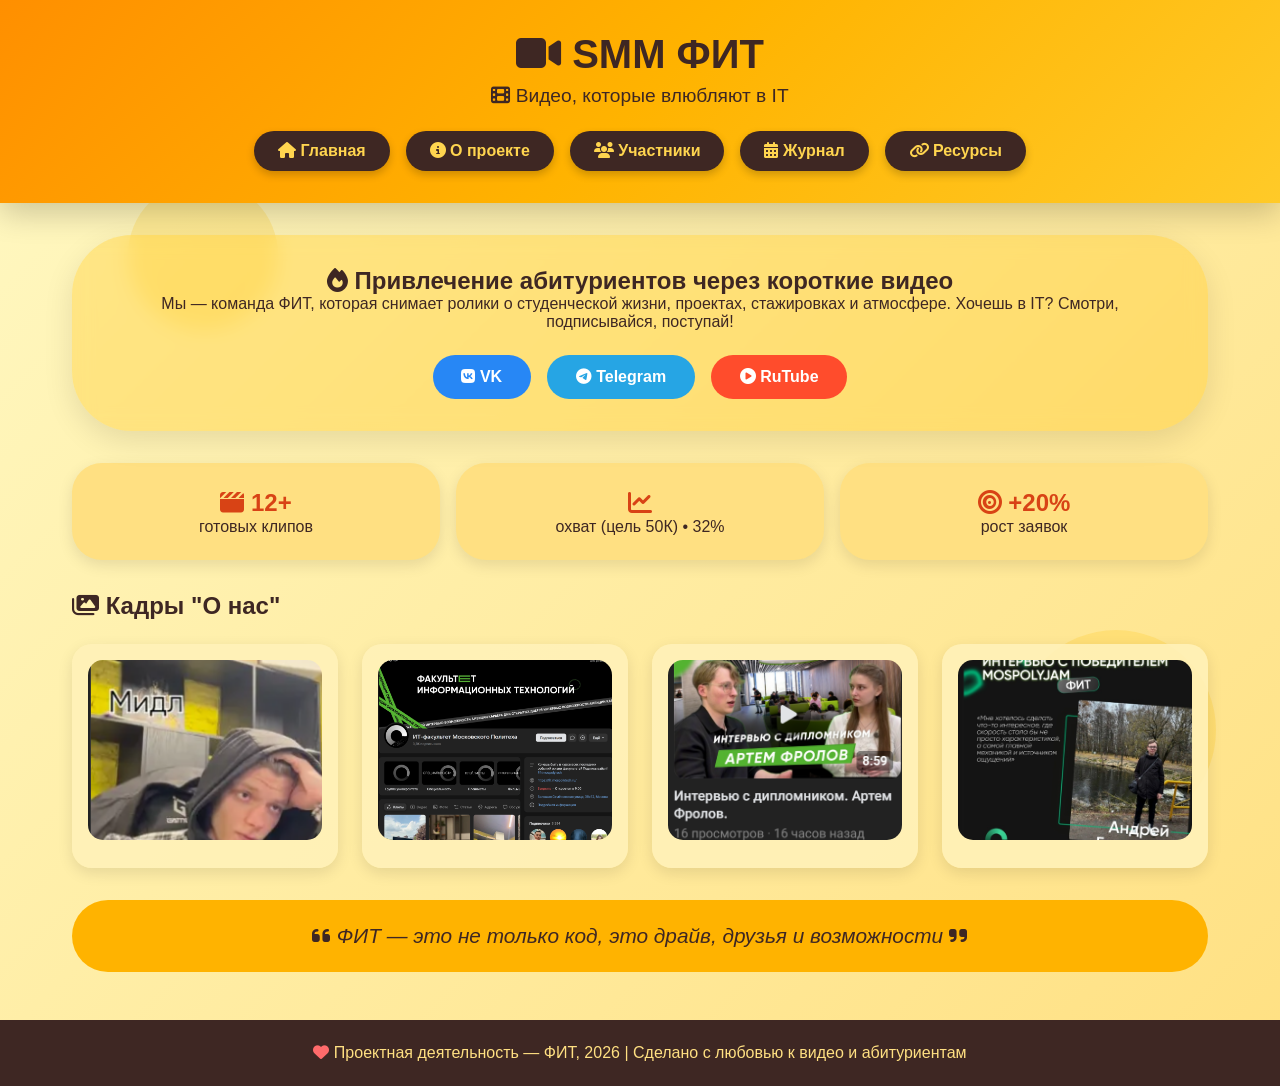
<file: site/index.html>
<!DOCTYPE html>
<html lang="ru">
<head>
    <meta charset="UTF-8">
    <meta name="viewport" content="width=device-width, initial-scale=1.0">
    <title>SMM ФИТ | Главная</title>
    <link rel="stylesheet" href="style.css">
    <link rel="stylesheet" href="https://cdnjs.cloudflare.com/ajax/libs/font-awesome/6.5.1/css/all.min.css">
</head>
<body>
    <div class="floating-bubbles"></div>
    <header>
        <h1 class="glitch"><i class="fas fa-video"></i> SMM ФИТ</h1>
        <p class="subtitle"><i class="fas fa-film"></i> Видео, которые влюбляют в IT</p>
        <nav class="button-group">
            <a href="index.html" class="nav-btn pulse"><i class="fas fa-home"></i> Главная</a>
            <a href="about.html" class="nav-btn shake"><i class="fas fa-info-circle"></i> О проекте</a>
            <a href="members.html" class="nav-btn bounce"><i class="fas fa-users"></i> Участники</a>
            <a href="journal.html" class="nav-btn spin"><i class="fas fa-calendar-alt"></i> Журнал</a>
            <a href="resources.html" class="nav-btn glow"><i class="fas fa-link"></i> Ресурсы</a>
        </nav>
    </header>

    <main>
        <section class="hero float-in">
            <h2><i class="fas fa-fire"></i> Привлечение абитуриентов через короткие видео</h2>
            <p>Мы — команда ФИТ, которая снимает ролики о студенческой жизни, проектах, стажировках и атмосфере. Хочешь в IT? Смотри, подписывайся, поступай!</p>
            <div class="hero-buttons">
                <a href="https://vk.ru/fit.mospolytech" target="_blank" class="custom-btn vk-btn"><i class="fab fa-vk"></i> VK</a>
                <a href="https://t.me/itcpdmospolytech" target="_blank" class="custom-btn tg-btn"><i class="fab fa-telegram"></i> Telegram</a>
                <a href="https://rutube.ru/channel/78515935/" target="_blank" class="custom-btn rutube-btn"><i class="fas fa-play-circle"></i> RuTube</a>
            </div>
        </section>

        <!-- ИСПРАВЛЕННЫЙ БЛОК: цель 50К и охват 16К / 32% отображаются корректно -->
        <div class="stats">
            <div class="stat-card">
                <div class="stat-number"><i class="fas fa-clapperboard"></i> 12+</div>
                <p>готовых клипов</p>
            </div>
            <div class="stat-card">
                <div class="stat-number"><i class="fas fa-chart-line"></i> </div>
                <p>охват (цель 50К) • 32%</p>
            </div>
            <div class="stat-card">
                <div class="stat-number"><i class="fas fa-bullseye"></i> +20%</div>
                <p>рост заявок</p>
            </div>
        </div>

        <section class="about-us-gallery">
            <h2><i class="fas fa-images"></i> Кадры "О нас"</h2>
            <div class="gallery-grid">
                <div class="gallery-item fade-in-up">
                    <img src="images/1.png" alt="Кадр 1" class="gallery-photo">
                </div>
                <div class="gallery-item fade-in-up" style="animation-delay: 0.2s;">
                    <img src="images/2.png" alt="Кадр 2" class="gallery-photo">
                </div>
                <div class="gallery-item fade-in-up" style="animation-delay: 0.4s;">
                    <img src="images/3.png" alt="Кадр 3" class="gallery-photo">
                </div>
                <div class="gallery-item fade-in-up" style="animation-delay: 0.6s;">
                    <img src="images/4.png" alt="Кадр 4" class="gallery-photo">
                </div>
            </div>
        </section>

        <section class="quote-block">
            <p><i class="fas fa-quote-left"></i> ФИТ — это не только код, это драйв, друзья и возможности <i class="fas fa-quote-right"></i></p>
        </section>
    </main>

    <footer>
        <p><i class="fas fa-heart" style="color: #FF6B6B;"></i> Проектная деятельность — ФИТ, 2026 | Сделано с любовью к видео и абитуриентам</p>
    </footer>
</body>
</html>
</file>
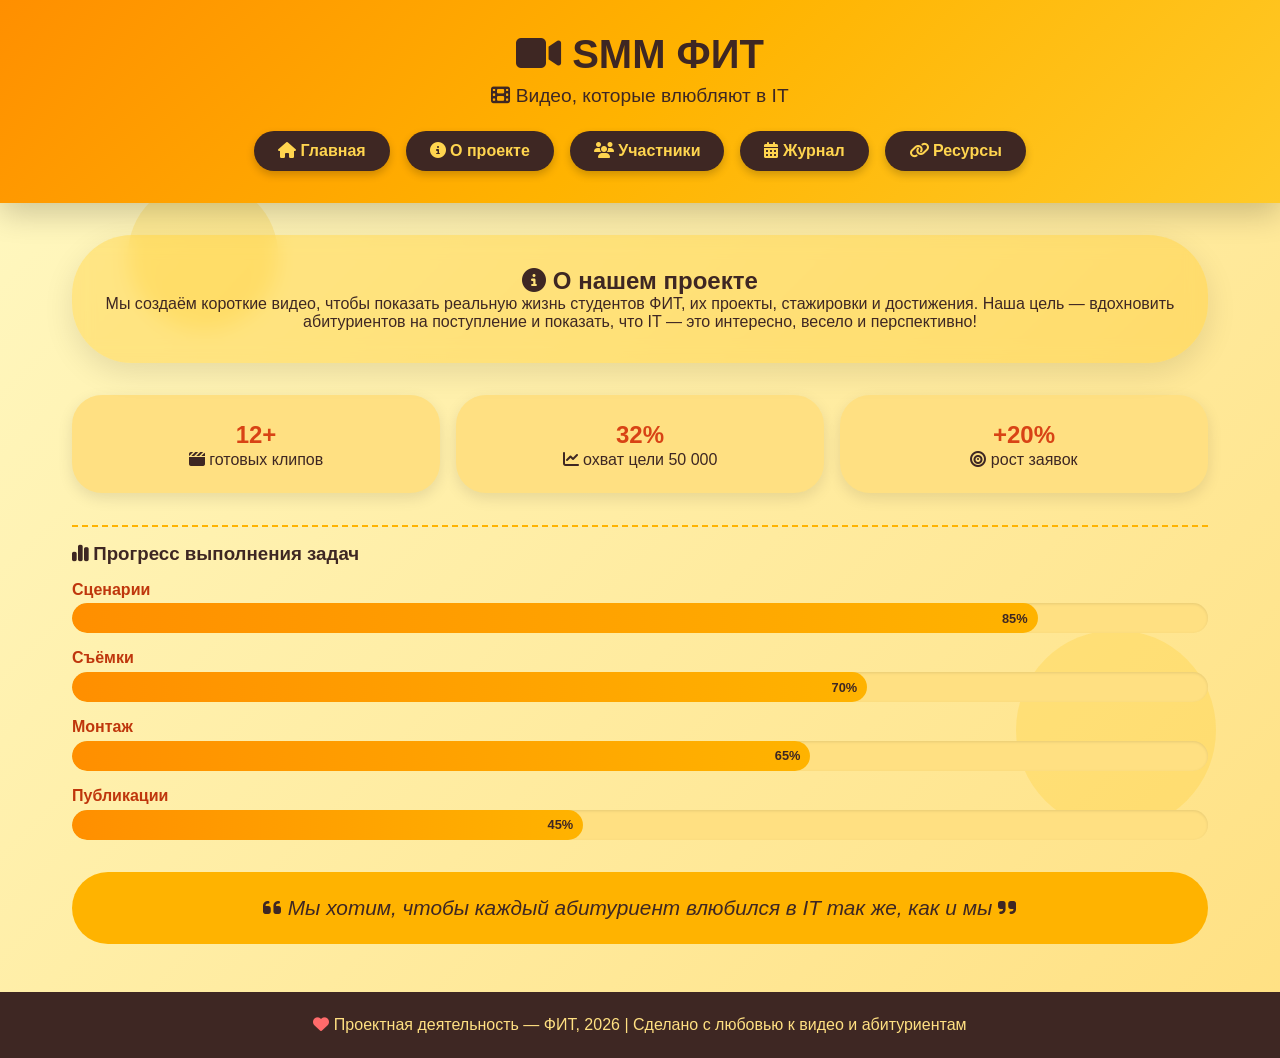
<file: site/about.html>
<!DOCTYPE html>
<html lang="ru">
<head>
    <meta charset="UTF-8">
    <meta name="viewport" content="width=device-width, initial-scale=1.0">
    <title>SMM ФИТ | О проекте</title>
    <link rel="stylesheet" href="style.css">
    <link rel="stylesheet" href="https://cdnjs.cloudflare.com/ajax/libs/font-awesome/6.5.1/css/all.min.css">
</head>
<body>
    <div class="floating-bubbles"></div>
    <header>
        <h1 class="glitch"><i class="fas fa-video"></i> SMM ФИТ</h1>
        <p class="subtitle"><i class="fas fa-film"></i> Видео, которые влюбляют в IT</p>
        <nav class="button-group">
            <a href="index.html" class="nav-btn pulse"><i class="fas fa-home"></i> Главная</a>
            <a href="about.html" class="nav-btn shake"><i class="fas fa-info-circle"></i> О проекте</a>
            <a href="members.html" class="nav-btn bounce"><i class="fas fa-users"></i> Участники</a>
            <a href="journal.html" class="nav-btn spin"><i class="fas fa-calendar-alt"></i> Журнал</a>
            <a href="resources.html" class="nav-btn glow"><i class="fas fa-link"></i> Ресурсы</a>
        </nav>
    </header>

    <main>
        <section class="hero float-in">
            <h2><i class="fas fa-info-circle"></i> О нашем проекте</h2>
            <p>Мы создаём короткие видео, чтобы показать реальную жизнь студентов ФИТ, их проекты, стажировки и достижения. Наша цель — вдохновить абитуриентов на поступление и показать, что IT — это интересно, весело и перспективно!</p>
        </section>

        <!-- БЛОК СТАТИСТИКИ (убрано 16К/50К, оставлены проценты) -->
        <div class="stats">
            <div class="stat-card">
                <div class="stat-number">12+</div>
                <p><i class="fas fa-clapperboard"></i> готовых клипов</p>
            </div>
            <div class="stat-card">
                <div class="stat-number">32%</div>
                <p><i class="fas fa-chart-line"></i> охват цели 50 000</p>
            </div>
            <div class="stat-card">
                <div class="stat-number">+20%</div>
                <p><i class="fas fa-bullseye"></i> рост заявок</p>
            </div>
        </div>

        <!-- ДИАГРАММЫ ПРОГРЕССА (ВОЗВРАЩАЮ) -->
        <div class="tasks-charts">
            <h3><i class="fas fa-chart-simple"></i> Прогресс выполнения задач</h3>
            <div class="chart-item">
                <div class="chart-label">Сценарии</div>
                <div class="chart-bar-bg">
                    <div class="chart-bar-fill" style="width: 85%;">85%</div>
                </div>
            </div>
            <div class="chart-item">
                <div class="chart-label">Съёмки</div>
                <div class="chart-bar-bg">
                    <div class="chart-bar-fill" style="width: 70%;">70%</div>
                </div>
            </div>
            <div class="chart-item">
                <div class="chart-label">Монтаж</div>
                <div class="chart-bar-bg">
                    <div class="chart-bar-fill" style="width: 65%;">65%</div>
                </div>
            </div>
            <div class="chart-item">
                <div class="chart-label">Публикации</div>
                <div class="chart-bar-bg">
                    <div class="chart-bar-fill" style="width: 45%;">45%</div>
                </div>
            </div>
        </div>

        <section class="quote-block">
            <p><i class="fas fa-quote-left"></i> Мы хотим, чтобы каждый абитуриент влюбился в IT так же, как и мы <i class="fas fa-quote-right"></i></p>
        </section>
    </main>

    <footer>
        <p><i class="fas fa-heart" style="color: #FF6B6B;"></i> Проектная деятельность — ФИТ, 2026 | Сделано с любовью к видео и абитуриентам</p>
    </footer>
</body>
</html>
</file>
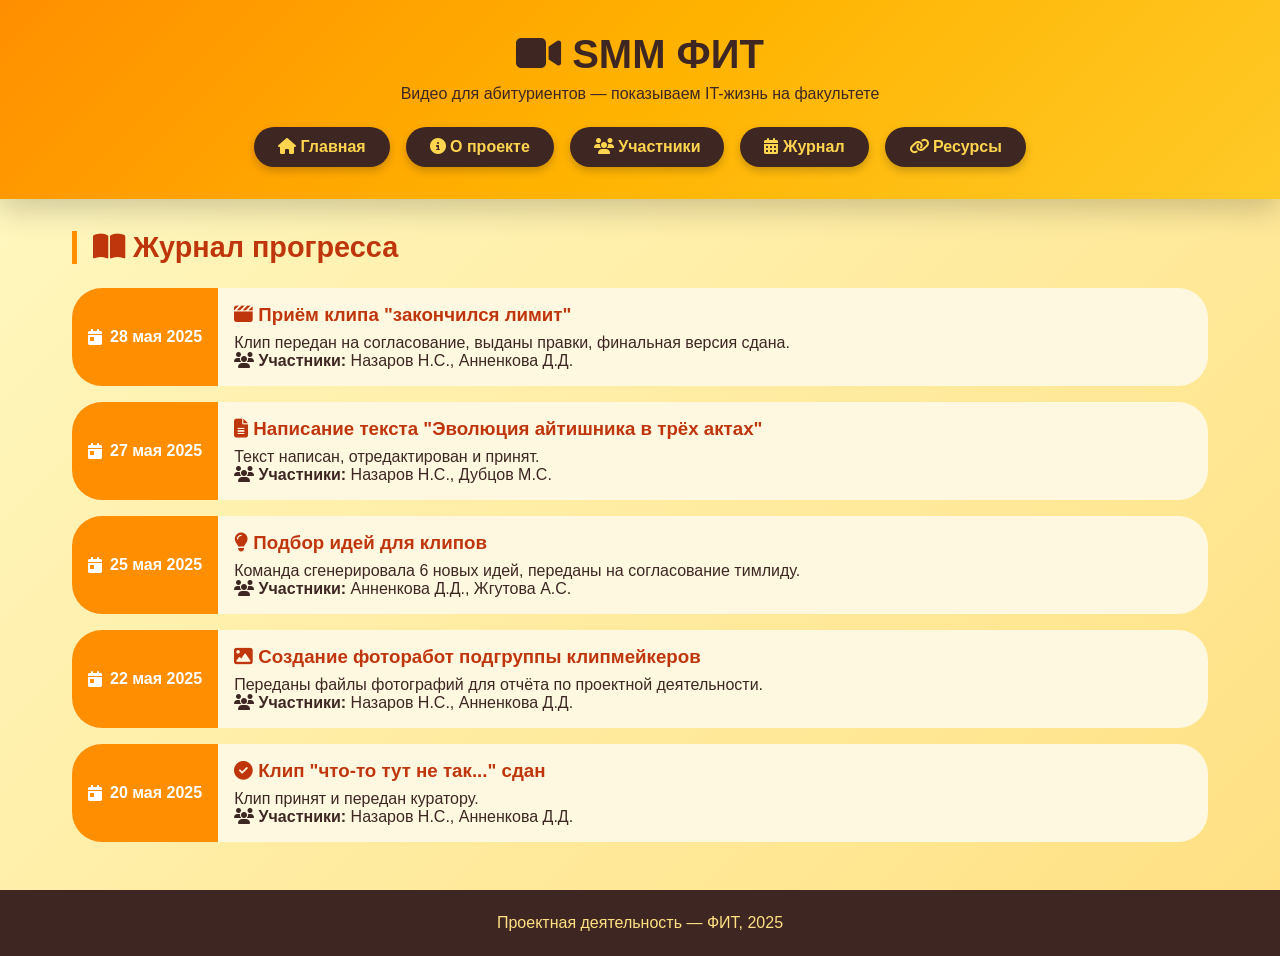
<file: site/journal.html>
<!DOCTYPE html>
<html lang="ru">
<head>
    <meta charset="UTF-8">
    <meta name="viewport" content="width=device-width, initial-scale=1.0">
    <title>Журнал | SMM ФИТ</title>
    <link rel="stylesheet" href="style.css">
    <link rel="stylesheet" href="https://cdnjs.cloudflare.com/ajax/libs/font-awesome/6.5.1/css/all.min.css">
</head>
<body>
    <header>
        <h1><i class="fas fa-video"></i> SMM ФИТ</h1>
        <p>Видео для абитуриентов — показываем IT-жизнь на факультете</p>
        <nav class="button-group">
            <a href="index.html" class="nav-btn"><i class="fas fa-home"></i> Главная</a>
            <a href="about.html" class="nav-btn"><i class="fas fa-info-circle"></i> О проекте</a>
            <a href="members.html" class="nav-btn"><i class="fas fa-users"></i> Участники</a>
            <a href="journal.html" class="nav-btn"><i class="fas fa-calendar-alt"></i> Журнал</a>
            <a href="resources.html" class="nav-btn"><i class="fas fa-link"></i> Ресурсы</a>
        </nav>
    </header>

    <main>
        <h2 class="section-title"><i class="fas fa-book-open"></i> Журнал прогресса</h2>

        <div class="timeline">
            <div class="timeline-item">
                <div class="timeline-date"><i class="fas fa-calendar-day"></i> 28 мая 2025</div>
                <div class="timeline-content">
                    <h3><i class="fas fa-clapperboard"></i> Приём клипа "закончился лимит"</h3>
                    <p>Клип передан на согласование, выданы правки, финальная версия сдана.</p>
                    <p><strong><i class="fas fa-users"></i> Участники:</strong> Назаров Н.С., Анненкова Д.Д.</p>
                </div>
            </div>
            <div class="timeline-item">
                <div class="timeline-date"><i class="fas fa-calendar-day"></i> 27 мая 2025</div>
                <div class="timeline-content">
                    <h3><i class="fas fa-file-alt"></i> Написание текста "Эволюция айтишника в трёх актах"</h3>
                    <p>Текст написан, отредактирован и принят.</p>
                    <p><strong><i class="fas fa-users"></i> Участники:</strong> Назаров Н.С., Дубцов М.С.</p>
                </div>
            </div>
            <div class="timeline-item">
                <div class="timeline-date"><i class="fas fa-calendar-day"></i> 25 мая 2025</div>
                <div class="timeline-content">
                    <h3><i class="fas fa-lightbulb"></i> Подбор идей для клипов</h3>
                    <p>Команда сгенерировала 6 новых идей, переданы на согласование тимлиду.</p>
                    <p><strong><i class="fas fa-users"></i> Участники:</strong> Анненкова Д.Д., Жгутова А.С.</p>
                </div>
            </div>
            <div class="timeline-item">
                <div class="timeline-date"><i class="fas fa-calendar-day"></i> 22 мая 2025</div>
                <div class="timeline-content">
                    <h3><i class="fas fa-image"></i> Создание фоторабот подгруппы клипмейкеров</h3>
                    <p>Переданы файлы фотографий для отчёта по проектной деятельности.</p>
                    <p><strong><i class="fas fa-users"></i> Участники:</strong> Назаров Н.С., Анненкова Д.Д.</p>
                </div>
            </div>
            <div class="timeline-item">
                <div class="timeline-date"><i class="fas fa-calendar-day"></i> 20 мая 2025</div>
                <div class="timeline-content">
                    <h3><i class="fas fa-check-circle"></i> Клип "что-то тут не так..." сдан</h3>
                    <p>Клип принят и передан куратору.</p>
                    <p><strong><i class="fas fa-users"></i> Участники:</strong> Назаров Н.С., Анненкова Д.Д.</p>
                </div>
            </div>
        </div>
    </main>

    <footer>
        <p>Проектная деятельность — ФИТ, 2025</p>
    </footer>
</body>
</html>
</file>
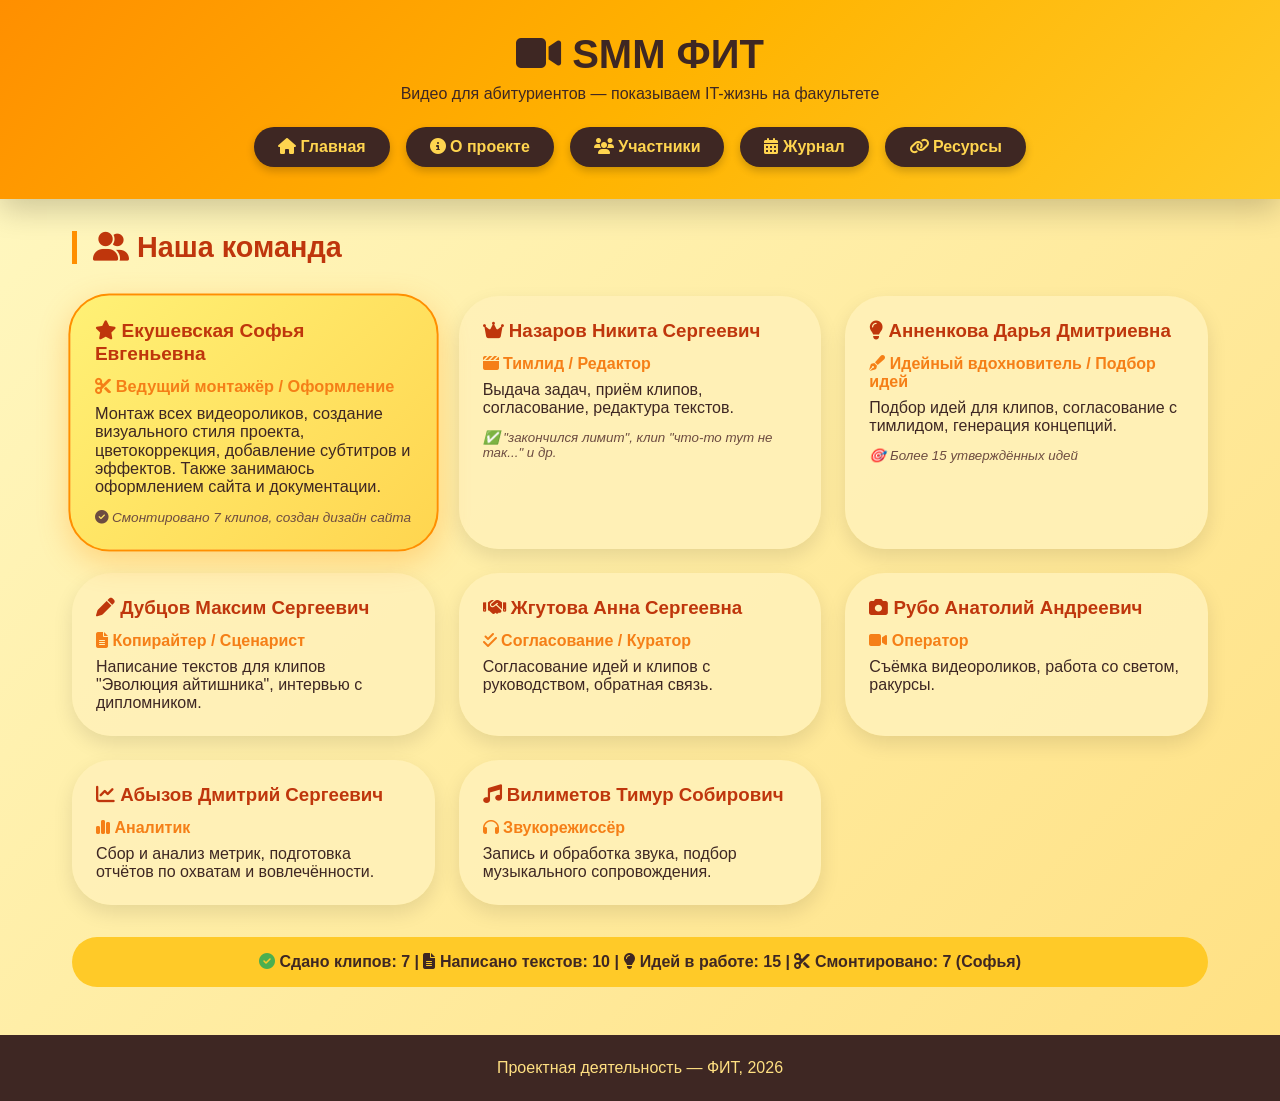
<file: site/members.html>
<!DOCTYPE html>
<html lang="ru">
<head>
    <meta charset="UTF-8">
    <meta name="viewport" content="width=device-width, initial-scale=1.0">
    <title>Участники | SMM ФИТ</title>
    <link rel="stylesheet" href="style.css">
    <link rel="stylesheet" href="https://cdnjs.cloudflare.com/ajax/libs/font-awesome/6.5.1/css/all.min.css">
</head>
<body>
    <header>
        <h1><i class="fas fa-video"></i> SMM ФИТ</h1>
        <p>Видео для абитуриентов — показываем IT-жизнь на факультете</p>
        <nav class="button-group">
            <a href="index.html" class="nav-btn"><i class="fas fa-home"></i> Главная</a>
            <a href="about.html" class="nav-btn"><i class="fas fa-info-circle"></i> О проекте</a>
            <a href="members.html" class="nav-btn"><i class="fas fa-users"></i> Участники</a>
            <a href="journal.html" class="nav-btn"><i class="fas fa-calendar-alt"></i> Журнал</a>
            <a href="resources.html" class="nav-btn"><i class="fas fa-link"></i> Ресурсы</a>
        </nav>
    </header>

    <main>
        <h2 class="section-title"><i class="fas fa-user-group"></i> Наша команда</h2>

        <div class="members-grid">
            <div class="member-card highlight">
                <h3><i class="fas fa-star"></i> Екушевская Софья Евгеньевна</h3>
                <p class="role"><i class="fas fa-scissors"></i> Ведущий монтажёр / Оформление</p>
                <p>Монтаж всех видеороликов, создание визуального стиля проекта, цветокоррекция, добавление субтитров и эффектов. Также занимаюсь оформлением сайта и документации.</p>
                <small><i class="fas fa-check-circle"></i> Смонтировано 7 клипов, создан дизайн сайта</small>
            </div>

            <div class="member-card">
                <h3><i class="fas fa-crown"></i> Назаров Никита Сергеевич</h3>
                <p class="role"><i class="fas fa-clapperboard"></i> Тимлид / Редактор</p>
                <p>Выдача задач, приём клипов, согласование, редактура текстов.</p>
                <small>✅ "закончился лимит", клип "что-то тут не так..." и др.</small>
            </div>

            <div class="member-card">
                <h3><i class="fas fa-lightbulb"></i> Анненкова Дарья Дмитриевна</h3>
                <p class="role"><i class="fas fa-pen-fancy"></i> Идейный вдохновитель / Подбор идей</p>
                <p>Подбор идей для клипов, согласование с тимлидом, генерация концепций.</p>
                <small>🎯 Более 15 утверждённых идей</small>
            </div>

            <div class="member-card">
                <h3><i class="fas fa-pen"></i> Дубцов Максим Сергеевич</h3>
                <p class="role"><i class="fas fa-file-alt"></i> Копирайтер / Сценарист</p>
                <p>Написание текстов для клипов "Эволюция айтишника", интервью с дипломником.</p>
            </div>

            <div class="member-card">
                <h3><i class="fas fa-handshake"></i> Жгутова Анна Сергеевна</h3>
                <p class="role"><i class="fas fa-check-double"></i> Согласование / Куратор</p>
                <p>Согласование идей и клипов с руководством, обратная связь.</p>
            </div>

            <div class="member-card">
                <h3><i class="fas fa-camera"></i> Рубо Анатолий Андреевич</h3>
                <p class="role"><i class="fas fa-video"></i> Оператор</p>
                <p>Съёмка видеороликов, работа со светом, ракурсы.</p>
            </div>

            <div class="member-card">
                <h3><i class="fas fa-chart-line"></i> Абызов Дмитрий Сергеевич</h3>
                <p class="role"><i class="fas fa-chart-simple"></i> Аналитик</p>
                <p>Сбор и анализ метрик, подготовка отчётов по охватам и вовлечённости.</p>
            </div>

            <div class="member-card">
                <h3><i class="fas fa-music"></i> Вилиметов Тимур Собирович</h3>
                <p class="role"><i class="fas fa-headphones"></i> Звукорежиссёр</p>
                <p>Запись и обработка звука, подбор музыкального сопровождения.</p>
            </div>
        </div>

        <section class="stats-mini">
            <p><i class="fas fa-check-circle" style="color: #4CAF50;"></i> Сдано клипов: 7 | <i class="fas fa-file-alt"></i> Написано текстов: 10 | <i class="fas fa-lightbulb"></i> Идей в работе: 15 | <i class="fas fa-scissors"></i> Смонтировано: 7 (Софья)</p>
        </section>
    </main>

    <footer>
        <p>Проектная деятельность — ФИТ, 2026</p>
    </footer>
</body>
</html>
</file>
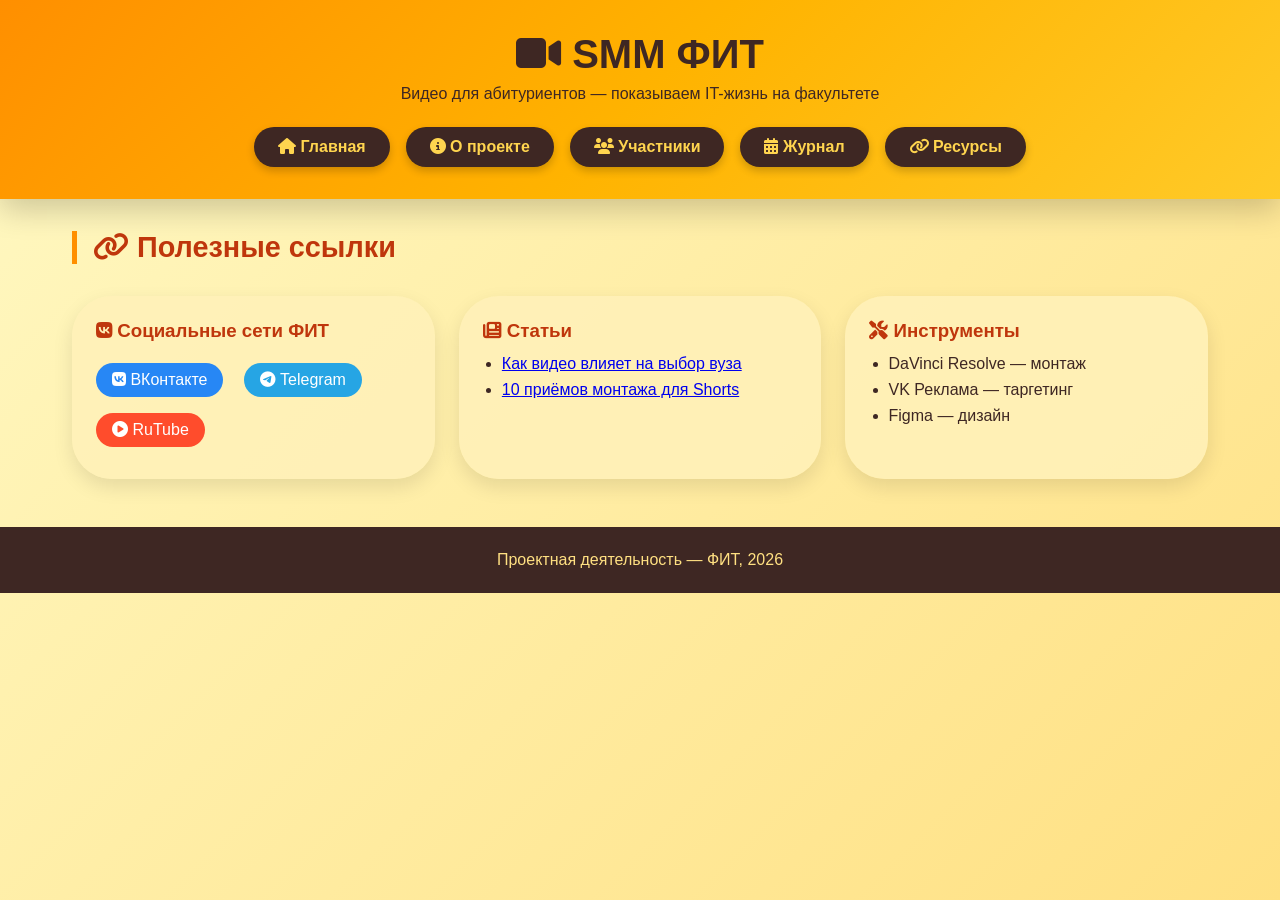
<file: site/resources.html>
<!DOCTYPE html>
<html lang="ru">
<head>
    <meta charset="UTF-8">
    <meta name="viewport" content="width=device-width, initial-scale=1.0">
    <title>Ресурсы | SMM ФИТ</title>
    <link rel="stylesheet" href="style.css">
    <link rel="stylesheet" href="https://cdnjs.cloudflare.com/ajax/libs/font-awesome/6.5.1/css/all.min.css">
</head>
<body>
    <header>
        <h1><i class="fas fa-video"></i> SMM ФИТ</h1>
        <p>Видео для абитуриентов — показываем IT-жизнь на факультете</p>
        <nav class="button-group">
            <a href="index.html" class="nav-btn"><i class="fas fa-home"></i> Главная</a>
            <a href="about.html" class="nav-btn"><i class="fas fa-info-circle"></i> О проекте</a>
            <a href="members.html" class="nav-btn"><i class="fas fa-users"></i> Участники</a>
            <a href="journal.html" class="nav-btn"><i class="fas fa-calendar-alt"></i> Журнал</a>
            <a href="resources.html" class="nav-btn"><i class="fas fa-link"></i> Ресурсы</a>
        </nav>
    </header>

    <main>
        <h2 class="section-title"><i class="fas fa-link"></i> Полезные ссылки</h2>

        <div class="links-grid">
            <div class="link-card">
                <h3><i class="fab fa-vk"></i> Социальные сети ФИТ</h3>
                <a href="https://vk.ru/fit.mospolytech" target="_blank" class="social-link vk"><i class="fab fa-vk"></i> ВКонтакте</a>
                <a href="https://t.me/itcpdmospolytech" target="_blank" class="social-link tg"><i class="fab fa-telegram"></i> Telegram</a>
                <a href="https://rutube.ru/channel/78515935/" target="_blank" class="social-link rutube"><i class="fas fa-play-circle"></i> RuTube</a>
            </div>
            <div class="link-card">
                <h3><i class="fas fa-newspaper"></i> Статьи</h3>
                <ul>
                    <li><a href="#">Как видео влияет на выбор вуза</a></li>
                    <li><a href="#">10 приёмов монтажа для Shorts</a></li>
                </ul>
            </div>
            <div class="link-card">
                <h3><i class="fas fa-tools"></i> Инструменты</h3>
                <ul>
                    <li>DaVinci Resolve — монтаж</li>
                    <li>VK Реклама — таргетинг</li>
                    <li>Figma — дизайн</li>
                </ul>
            </div>
        </div>
    </main>

    <footer>
        <p>Проектная деятельность — ФИТ, 2026</p>
    </footer>
</body>
</html>
</file>
<file: site/style.css>
* {
    margin: 0;
    padding: 0;
    box-sizing: border-box;
}

body {
    font-family: 'Segoe UI', Tahoma, Geneva, Verdana, sans-serif;
    background: linear-gradient(135deg, #FFF9C4 0%, #FFE082 100%);
    color: #3E2723;
    min-height: 100vh;
    position: relative;
    overflow-x: hidden;
}

/* ========== ПУЗЫРЬКИ АНИМАЦИИ ========== */
.floating-bubbles {
    position: fixed;
    top: 0;
    left: 0;
    width: 100%;
    height: 100%;
    pointer-events: none;
    z-index: 0;
    overflow: hidden;
}

.floating-bubbles::before,
.floating-bubbles::after {
    content: '';
    position: absolute;
    background: rgba(255, 193, 7, 0.2);
    border-radius: 50%;
    animation: float 20s infinite;
}

.floating-bubbles::before {
    top: 20%;
    left: 10%;
    width: 150px;
    height: 150px;
    animation-duration: 25s;
}

.floating-bubbles::after {
    top: 70%;
    right: 5%;
    width: 200px;
    height: 200px;
    animation-duration: 30s;
}

@keyframes float {
    0%, 100% { transform: translateY(0) rotate(0deg); }
    50% { transform: translateY(-50px) rotate(180deg); }
}

/* ========== ШАПКА ========== */
header {
    background: linear-gradient(135deg, #FF8F00, #FFB300, #FFCA28);
    color: #3E2723;
    padding: 2rem;
    text-align: center;
    box-shadow: 0 10px 30px rgba(0,0,0,0.2);
    position: relative;
    z-index: 1;
}

header h1 {
    font-size: 2.5rem;
    margin-bottom: 0.5rem;
}

.glitch {
    animation: glitch 0.5s infinite;
}

@keyframes glitch {
    0%, 100% { transform: skew(0deg, 0deg); }
    95% { transform: skew(2deg, 1deg); }
    96% { transform: skew(-2deg, -1deg); }
}

.subtitle {
    font-size: 1.2rem;
    margin-top: 0.5rem;
}

/* ========== КНОПКИ НАВИГАЦИИ (РАЗНЫЕ ФОРМЫ И АНИМАЦИИ) ========== */
.button-group {
    margin-top: 1.5rem;
    display: flex;
    justify-content: center;
    flex-wrap: wrap;
    gap: 1rem;
}

.nav-btn {
    display: inline-block;
    padding: 0.7rem 1.5rem;
    background: #3E2723;
    color: #FFD54F;
    text-decoration: none;
    border-radius: 40px;
    font-weight: bold;
    transition: 0.2s;
    box-shadow: 0 4px 8px rgba(0,0,0,0.2);
}

.nav-btn:hover {
    transform: scale(1.05);
    background: #5D4037;
    color: #FFE082;
}

/* Разные анимации для разных кнопок */
.pulse { animation: pulse 1.5s infinite; }
.shake { animation: shake 3s infinite; }
.bounce { animation: bounce 2s infinite; }
.spin { animation: spin 4s infinite; }
.glow { animation: glow 2s infinite; }

@keyframes pulse {
    0%, 100% { transform: scale(1); }
    50% { transform: scale(1.05); }
}
@keyframes shake {
    0%, 100% { transform: rotate(0deg); }
    25% { transform: rotate(2deg); }
    75% { transform: rotate(-2deg); }
}
@keyframes bounce {
    0%, 100% { transform: translateY(0); }
    50% { transform: translateY(-5px); }
}
@keyframes spin {
    0% { transform: rotate(0deg); }
    100% { transform: rotate(360deg); }
}
@keyframes glow {
    0%, 100% { box-shadow: 0 0 5px #FFD54F; }
    50% { box-shadow: 0 0 20px #FFB300; }
}

/* ========== ОСНОВНОЙ КОНТЕНТ ========== */
main {
    max-width: 1200px;
    margin: 2rem auto;
    padding: 0 2rem;
    position: relative;
    z-index: 1;
}

/* ========== ГЕРОЙ-БЛОК ========== */
.hero {
    background: rgba(255, 193, 7, 0.3);
    backdrop-filter: blur(10px);
    border-radius: 60px;
    padding: 2rem;
    text-align: center;
    margin-bottom: 2rem;
    box-shadow: 0 10px 30px rgba(0,0,0,0.1);
}

.float-in {
    animation: floatIn 0.8s ease-out;
}

@keyframes floatIn {
    from { opacity: 0; transform: translateY(30px); }
    to { opacity: 1; transform: translateY(0); }
}

/* ========== КНОПКИ СОЦСЕТЕЙ ========== */
.hero-buttons {
    display: flex;
    justify-content: center;
    gap: 1rem;
    margin-top: 1.5rem;
    flex-wrap: wrap;
}

.custom-btn {
    padding: 0.8rem 1.8rem;
    border-radius: 50px;
    text-decoration: none;
    font-weight: bold;
    transition: 0.3s;
    display: inline-block;
}

.custom-btn:hover {
    transform: scale(1.05) rotate(2deg);
}

.vk-btn { background: #2787F5; color: white; }
.tg-btn { background: #26A5E4; color: white; }
.rutube-btn { background: #FF4C2C; color: white; }

/* ========== СТАТИСТИКА (ИСПРАВЛЕНО - ТЕПЕРЬ ТЕКСТ ВЛЕЗАЕТ) ========== */
.stats {
    display: flex;
    justify-content: space-around;
    margin: 2rem 0;
    flex-wrap: wrap;
    gap: 1rem;
}

.stat-card {
    background: #FFE082;
    padding: 1.5rem;
    border-radius: 30px;
    text-align: center;
    flex: 1;
    min-width: 130px;
    transition: 0.3s;
    box-shadow: 0 5px 15px rgba(0,0,0,0.1);
    word-break: break-word;
    overflow-wrap: break-word;
}

.stat-card:hover {
    transform: translateY(-10px);
    background: #FFCA28;
}

.stat-number {
    font-size: 1.5rem;
    font-weight: bold;
    color: #D84315;
    line-height: 1.3;
    white-space: normal;
    word-break: keep-all;
}

/* Адаптация для планшетов */
@media (max-width: 768px) {
    .stat-number {
        font-size: 1.3rem;
    }
    .stat-card {
        padding: 1rem;
        min-width: 110px;
    }
    .stat-card p {
        font-size: 0.8rem;
    }
}

/* Адаптация для телефонов */
@media (max-width: 550px) {
    .stat-number {
        font-size: 1rem;
    }
    .stat-card {
        padding: 0.8rem;
        min-width: 95px;
    }
    .stat-card p {
        font-size: 0.7rem;
    }
}

/* ========== ЦИТАТА ========== */
.quote-block {
    background: #FFB300;
    padding: 1.5rem;
    border-radius: 60px;
    text-align: center;
    font-size: 1.3rem;
    font-style: italic;
    margin: 2rem 0;
}

/* ========== ЗАГОЛОВКИ ========== */
.section-title {
    color: #BF360C;
    margin-bottom: 1.5rem;
    border-left: 5px solid #FF8F00;
    padding-left: 1rem;
    font-size: 1.8rem;
}

/* ========== СЕТКИ КАРТОЧЕК ========== */
.card-grid, .members-grid, .links-grid {
    display: grid;
    grid-template-columns: repeat(auto-fit, minmax(280px, 1fr));
    gap: 1.5rem;
    margin: 2rem 0;
}

.info-card, .member-card, .link-card {
    background: rgba(255, 241, 184, 0.9);
    padding: 1.5rem;
    border-radius: 40px;
    transition: 0.3s;
    box-shadow: 0 8px 20px rgba(0,0,0,0.1);
}

.info-card:hover, .member-card:hover, .link-card:hover {
    transform: scale(1.02) rotate(0.5deg);
    background: #FFECB3;
}

.info-card h3, .member-card h3, .link-card h3 {
    color: #BF360C;
    margin-bottom: 0.8rem;
}

.info-card ul, .link-card ul {
    padding-left: 1.2rem;
}

.info-card li, .link-card li {
    margin: 0.5rem 0;
}

/* ========== КАРТОЧКИ УЧАСТНИКОВ ========== */
.member-card .role {
    font-weight: bold;
    color: #F57F17;
    margin: 0.5rem 0;
}

.member-card small {
    display: block;
    margin-top: 0.8rem;
    color: #6D4C41;
    font-style: italic;
}

/* Выделение главного участника */
.member-card.highlight {
    background: linear-gradient(135deg, #FFF176, #FFD54F);
    border: 2px solid #FF8F00;
    transform: scale(1.02);
    box-shadow: 0 10px 30px rgba(255, 143, 0, 0.3);
}

.member-card.highlight:hover {
    transform: scale(1.05);
    background: linear-gradient(135deg, #FFD54F, #FFCA28);
}

/* ========== МИНИ-СТАТИСТИКА ========== */
.stats-mini {
    background: #FFCA28;
    padding: 1rem;
    border-radius: 50px;
    text-align: center;
    margin-top: 2rem;
    font-weight: bold;
}

/* ========== ТАЙМЛАЙН (ЖУРНАЛ) ========== */
.timeline {
    display: flex;
    flex-direction: column;
    gap: 1rem;
}

.timeline-item {
    display: flex;
    background: #FFF8E1;
    border-radius: 30px;
    overflow: hidden;
    transition: 0.3s;
}

.timeline-item:hover {
    transform: translateX(10px);
    background: #FFECB3;
}

.timeline-date {
    background: #FF8F00;
    color: white;
    padding: 1rem;
    min-width: 130px;
    font-weight: bold;
    display: flex;
    align-items: center;
    justify-content: center;
    gap: 0.5rem;
}

.timeline-content {
    padding: 1rem;
    flex: 1;
}

.timeline-content h3 {
    color: #BF360C;
    margin-bottom: 0.5rem;
}

/* ========== СОЦИАЛЬНЫЕ ССЫЛКИ ========== */
.social-link {
    display: inline-block;
    margin: 0.5rem 1rem 0.5rem 0;
    padding: 0.5rem 1rem;
    border-radius: 30px;
    text-decoration: none;
    color: white;
    transition: 0.3s;
}

.social-link:hover {
    transform: scale(1.05);
}

.social-link.vk { background: #2787F5; }
.social-link.tg { background: #26A5E4; }
.social-link.rutube { background: #FF4C2C; }

/* ========== ГАЛЕРЕЯ "О НАС" ========== */
.about-us-gallery {
    margin: 2rem 0;
}

.gallery-grid {
    display: grid;
    grid-template-columns: repeat(auto-fit, minmax(220px, 1fr));
    gap: 1.5rem;
    margin: 1.5rem 0;
}

.gallery-item {
    background: rgba(255, 241, 184, 0.9);
    border-radius: 20px;
    padding: 1rem;
    text-align: center;
    transition: 0.3s;
    box-shadow: 0 5px 15px rgba(0,0,0,0.1);
}

.gallery-item:hover {
    transform: translateY(-10px) scale(1.02);
    background: #FFECB3;
}

.gallery-photo {
    width: 100%;
    height: 180px;
    object-fit: cover;
    border-radius: 15px;
    margin-bottom: 0.5rem;
}

/* Анимация появления */
.fade-in-up {
    opacity: 0;
    transform: translateY(30px);
    animation: fadeInUp 0.6s ease-out forwards;
}

@keyframes fadeInUp {
    to {
        opacity: 1;
        transform: translateY(0);
    }
}

/* ========== ДИАГРАММЫ ========== */
.tasks-charts {
    margin-top: 1.5rem;
    padding-top: 1rem;
    border-top: 2px dashed #FFB300;
}

.chart-item {
    margin: 1rem 0;
}

.chart-label {
    font-weight: bold;
    margin-bottom: 0.3rem;
    color: #BF360C;
}

.chart-bar-bg {
    background: #FFE082;
    border-radius: 30px;
    height: 30px;
    overflow: hidden;
    box-shadow: inset 0 1px 3px rgba(0,0,0,0.1);
}

.chart-bar-fill {
    background: linear-gradient(90deg, #FF8F00, #FFB300);
    width: 0%;
    height: 100%;
    border-radius: 30px;
    display: flex;
    align-items: center;
    justify-content: flex-end;
    padding-right: 10px;
    color: #3E2723;
    font-weight: bold;
    font-size: 0.8rem;
    transition: width 1.5s ease-out;
}

/* ========== ФУТЕР ========== */
footer {
    background: #3E2723;
    color: #FFE082;
    text-align: center;
    padding: 1.5rem;
    margin-top: 3rem;
    position: relative;
    z-index: 1;
}

/* ========== АДАПТИВНОСТЬ (МОБИЛЬНЫЕ УСТРОЙСТВА) ========== */
@media (max-width: 768px) {
    .stats {
        flex-direction: row;
        flex-wrap: wrap;
    }
    
    .timeline-item {
        flex-direction: column;
    }
    
    .timeline-date {
        min-width: auto;
        justify-content: center;
    }
    
    header h1 {
        font-size: 1.8rem;
    }
    
    .glitch {
        font-size: 1.8rem;
    }
    
    .hero {
        border-radius: 30px;
        padding: 1.5rem;
    }
    
    .quote-block {
        font-size: 1rem;
        border-radius: 30px;
    }
    
    .section-title {
        font-size: 1.4rem;
    }
    
    .button-group {
        gap: 0.5rem;
    }
    
    .nav-btn {
        padding: 0.5rem 1rem;
        font-size: 0.8rem;
    }
}

@media (max-width: 480px) {
    main {
        padding: 0 1rem;
    }
    
    .custom-btn {
        padding: 0.5rem 1rem;
        font-size: 0.8rem;
    }
}
</file>
